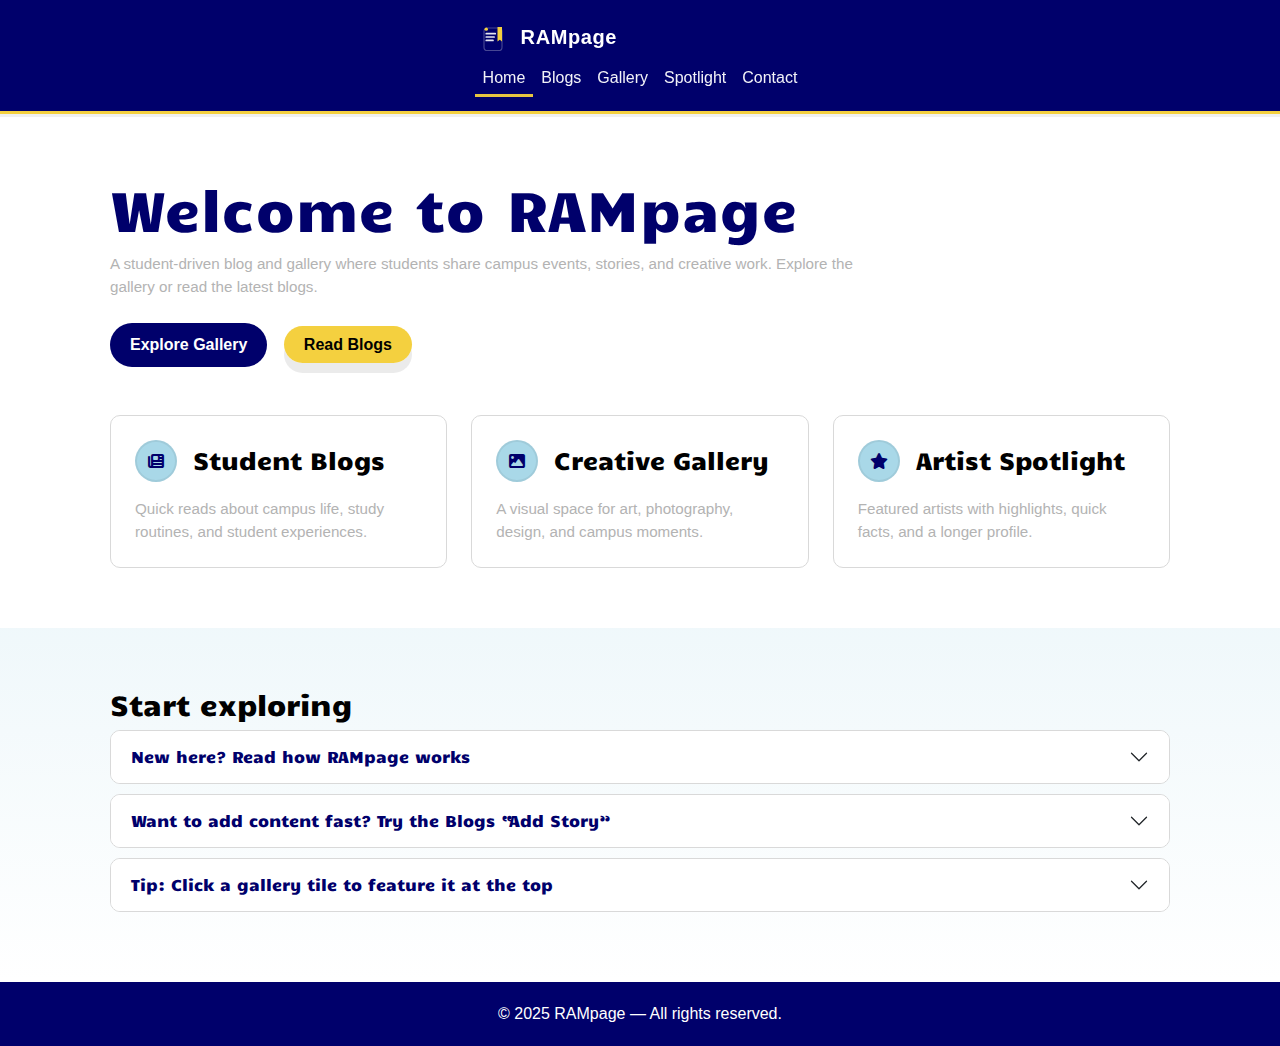
<file: index.html>
<!DOCTYPE html>
<html lang="en">
<head>
  <meta charset="utf-8" />
  <meta name="viewport" content="width=device-width,initial-scale=1" />
  <meta name="description" content="RAMpage — a student-driven blog and gallery for campus stories and creative work." />
  <title>Home | RAMpage</title>

  <link href="https://cdn.jsdelivr.net/npm/bootstrap@5.3.2/dist/css/bootstrap.min.css" rel="stylesheet">

  <link rel="stylesheet" href="https://cdnjs.cloudflare.com/ajax/libs/font-awesome/6.4.0/css/all.min.css">

  <link rel="stylesheet" href="styles.css">
</head>
<body>
  <a class="skip-link" href="#main-content">Skip to content</a>
<header>
  <nav class="navbar navbar-expand-lg" aria-label="Main navigation">
    <div class="container-fixed">
      <a class="navbar-brand" href="index.html">
        <img class="brand-logo" src="assets/logo.svg" alt="RAMpage logo" width="36" height="36">
        <span class="brand-text">RAMpage</span>
      </a>
      <button class="navbar-toggler" type="button" data-bs-toggle="collapse" data-bs-target="#navmenu" aria-controls="navmenu" aria-expanded="false" aria-label="Toggle navigation">
        <span class="navbar-toggler-icon" style="filter:invert(1)"></span>
      </button>

      <div class="collapse navbar-collapse" id="navmenu">
        <ul class="navbar-nav ms-auto">
          <li class="nav-item"><a class="nav-link active" href="index.html" aria-current="page">Home</a></li>
          <li class="nav-item"><a class="nav-link" href="blogs.html">Blogs</a></li>
          <li class="nav-item"><a class="nav-link" href="gallery.html">Gallery</a></li>
          <li class="nav-item"><a class="nav-link" href="spotlight.html">Spotlight</a></li>
          <li class="nav-item"><a class="nav-link" href="contact.html">Contact</a></li>
        </ul>
      </div>
    </div>
  </nav>
</header>
<main id="main-content">

  <section class="section">
    <div class="container-fixed">
      <h1 class="page-heading">Welcome to RAMpage</h1>
      <p class="text-muted-weak" style="max-width:760px;">
        A student-driven blog and gallery where students share campus events, stories, and creative work.
        Explore the gallery or read the latest blogs.
      </p>

      <div class="mtop-24">
        <a class="btn-primary-custom" href="gallery.html" data-bs-toggle="tooltip" title="Browse student artwork">Explore Gallery</a>
        <a class="btn-accent" href="blogs.html" style="margin-left:12px;" data-bs-toggle="tooltip" title="Read student-written posts">Read Blogs</a>
      </div>

      <div class="row g-4 mtop-24">
        <div class="col-md-4">
          <div class="card-clean p-4 h-100">
            <div class="d-flex align-items-center gap-3">
              <span class="icon-circle" aria-hidden="true"><i class="fa-solid fa-newspaper"></i></span>
              <h2 class="h4 mb-0">Student Blogs</h2>
            </div>
            <p class="text-muted-weak mt-3 mb-0">Quick reads about campus life, study routines, and student experiences.</p>
          </div>
        </div>

        <div class="col-md-4">
          <div class="card-clean p-4 h-100">
            <div class="d-flex align-items-center gap-3">
              <span class="icon-circle" aria-hidden="true"><i class="fa-solid fa-image"></i></span>
              <h2 class="h4 mb-0">Creative Gallery</h2>
            </div>
            <p class="text-muted-weak mt-3 mb-0">A visual space for art, photography, design, and campus moments.</p>
          </div>
        </div>

        <div class="col-md-4">
          <div class="card-clean p-4 h-100">
            <div class="d-flex align-items-center gap-3">
              <span class="icon-circle" aria-hidden="true"><i class="fa-solid fa-star"></i></span>
              <h2 class="h4 mb-0">Artist Spotlight</h2>
            </div>
            <p class="text-muted-weak mt-3 mb-0">Featured artists with highlights, quick facts, and a longer profile.</p>
          </div>
        </div>
      </div>
    </div>
  </section>

  <section class="section section-soft">
    <div class="container-fixed">
      <h2 class="h3">Start exploring</h2>

      <div class="accordion accordion-clean" id="homeAccordion">
        <div class="accordion-item">
          <h3 class="accordion-header" id="accOneHeading">
            <button class="accordion-button collapsed" type="button" data-bs-toggle="collapse" data-bs-target="#accOne" aria-expanded="false" aria-controls="accOne">
              New here? Read how RAMpage works
            </button>
          </h3>
          <div id="accOne" class="accordion-collapse collapse" aria-labelledby="accOneHeading" data-bs-parent="#homeAccordion">
            <div class="accordion-body">
              RAMpage is organized into Blogs, Gallery, and Spotlight. Each page uses Bootstrap layout,
              custom CSS styling, and jQuery-powered interactions.
            </div>
          </div>
        </div>

        <div class="accordion-item">
          <h3 class="accordion-header" id="accTwoHeading">
            <button class="accordion-button collapsed" type="button" data-bs-toggle="collapse" data-bs-target="#accTwo" aria-expanded="false" aria-controls="accTwo">
              Want to add content fast? Try the Blogs “Add Story”
            </button>
          </h3>
          <div id="accTwo" class="accordion-collapse collapse" aria-labelledby="accTwoHeading" data-bs-parent="#homeAccordion">
            <div class="accordion-body">
              The Blogs page includes a gold “Add Story” button that opens a Bootstrap Modal. When you post,
              the page uses jQuery <code>.val()</code> / <code>.text()</code> (get+set), plus <code>.prepend()</code>
              to add your story card instantly.
            </div>
          </div>
        </div>

        <div class="accordion-item">
          <h3 class="accordion-header" id="accThreeHeading">
            <button class="accordion-button collapsed" type="button" data-bs-toggle="collapse" data-bs-target="#accThree" aria-expanded="false" aria-controls="accThree">
              Tip: Click a gallery tile to feature it at the top
            </button>
          </h3>
          <div id="accThree" class="accordion-collapse collapse" aria-labelledby="accThreeHeading" data-bs-parent="#homeAccordion">
            <div class="accordion-body">
              The Gallery page uses a Bootstrap Modal and jQuery <code>.text()</code>, <code>.attr()</code>,
              and <code>.html()</code> to preview and feature items.
            </div>
          </div>
        </div>
      </div>

    </div>
  </section>

</main>
  <footer class="site-footer">© 2025 RAMpage — All rights reserved.</footer>

  <button id="backToTop" class="back-to-top" type="button" aria-label="Back to top">
    <i class="fa-solid fa-arrow-up" aria-hidden="true"></i>
  </button>

  <script src="https://code.jquery.com/jquery-3.7.1.min.js"></script>
  <script src="https://cdn.jsdelivr.net/npm/bootstrap@5.3.2/dist/js/bootstrap.bundle.min.js"></script>
  <script src="app.js"></script>
</body>
</html>
</file>
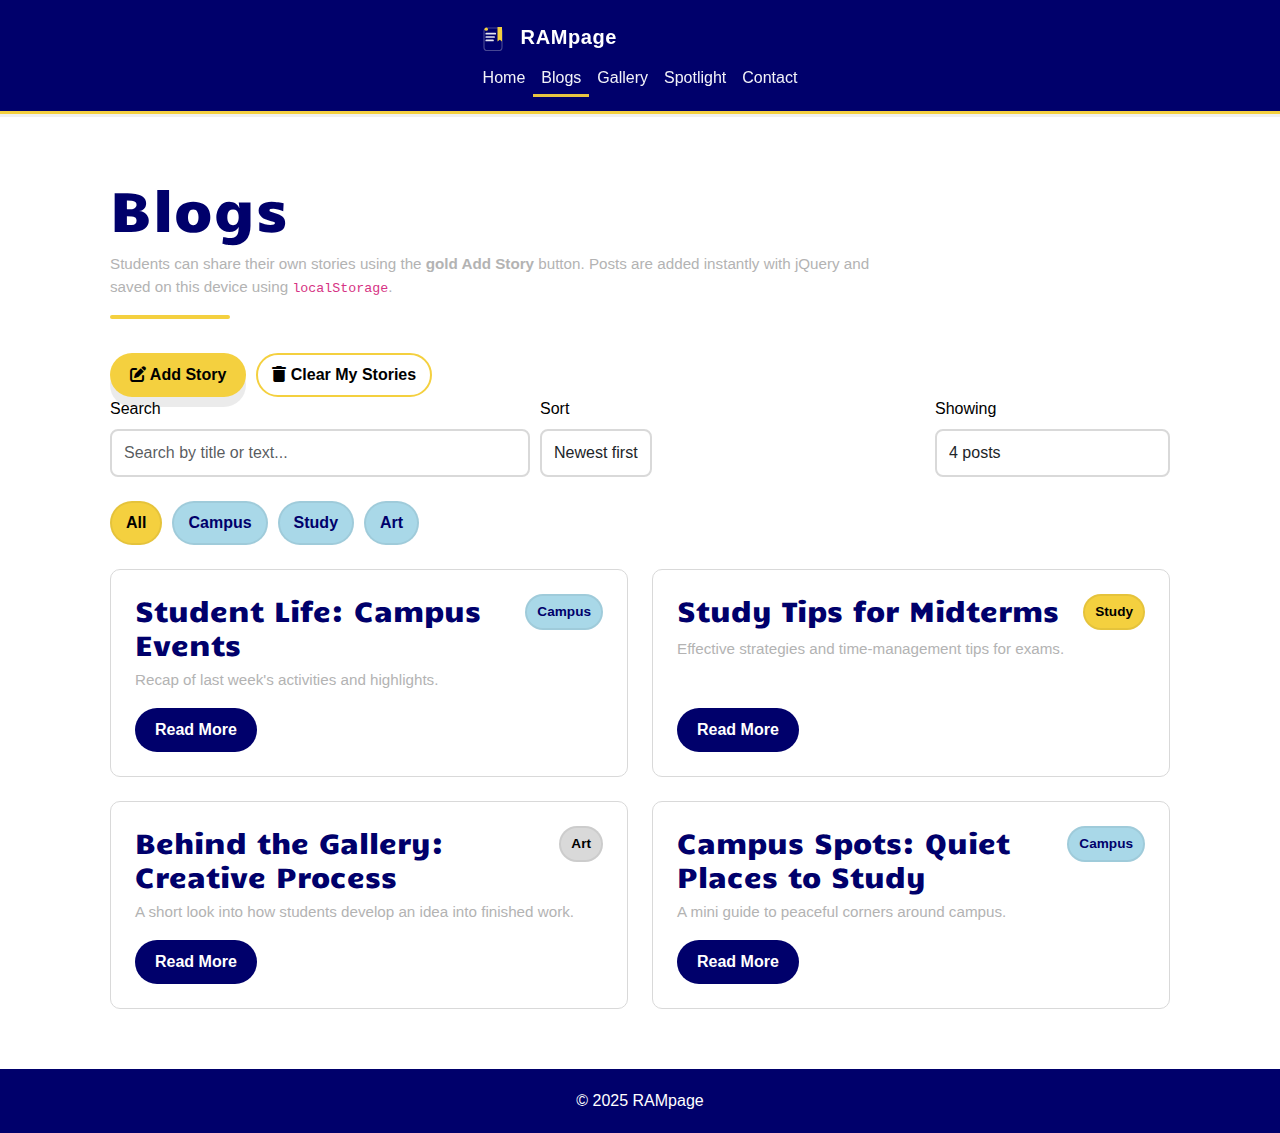
<file: blogs.html>
<!DOCTYPE html>
<html lang="en">
<head>
  <meta charset="utf-8" />
  <meta name="viewport" content="width=device-width,initial-scale=1" />
  <meta name="description" content="RAMpage — a student-driven blog and gallery for campus stories and creative work." />
  <title>Blogs | RAMpage</title>

  <link href="https://cdn.jsdelivr.net/npm/bootstrap@5.3.2/dist/css/bootstrap.min.css" rel="stylesheet">

  <link rel="stylesheet" href="https://cdnjs.cloudflare.com/ajax/libs/font-awesome/6.4.0/css/all.min.css">

  <link rel="stylesheet" href="styles.css">
</head>
<body>
  <a class="skip-link" href="#main-content">Skip to content</a>
<header>
  <nav class="navbar navbar-expand-lg" aria-label="Main navigation">
    <div class="container-fixed">
      <a class="navbar-brand" href="index.html">
        <img class="brand-logo" src="assets/logo.svg" alt="RAMpage logo" width="36" height="36">
        <span class="brand-text">RAMpage</span>
      </a>
      <button class="navbar-toggler" type="button" data-bs-toggle="collapse" data-bs-target="#navmenu" aria-controls="navmenu" aria-expanded="false" aria-label="Toggle navigation">
        <span class="navbar-toggler-icon" style="filter:invert(1)"></span>
      </button>

      <div class="collapse navbar-collapse" id="navmenu">
        <ul class="navbar-nav ms-auto">
          <li class="nav-item"><a class="nav-link" href="index.html">Home</a></li>
          <li class="nav-item"><a class="nav-link active" href="blogs.html" aria-current="page">Blogs</a></li>
          <li class="nav-item"><a class="nav-link" href="gallery.html">Gallery</a></li>
          <li class="nav-item"><a class="nav-link" href="spotlight.html">Spotlight</a></li>
          <li class="nav-item"><a class="nav-link" href="contact.html">Contact</a></li>
        </ul>
      </div>
    </div>
  </nav>
</header>
<main id="main-content" class="section">
  <div class="container-fixed">
    <div class="d-flex flex-wrap justify-content-between align-items-start gap-3">
      <div>
        <h1 class="page-heading">Blogs</h1>
        <p class="text-muted-weak" style="max-width:760px;">
          Students can share their own stories using the <strong>gold Add Story</strong> button.
          Posts are added instantly with jQuery and saved on this device using <code>localStorage</code>.
        </p>
        <div class="accent-divider" aria-hidden="true"></div>
      </div>

      <div class="story-actions" aria-label="Blog actions">
        <button class="btn-accent" type="button" data-bs-toggle="modal" data-bs-target="#storyModal">
          <i class="fa-solid fa-pen-to-square" aria-hidden="true"></i> Add Story
        </button>
        <button class="btn-gold-outline" type="button" id="clearSavedStories" title="Removes stories saved on this device">
          <i class="fa-solid fa-trash" aria-hidden="true"></i> Clear My Stories
        </button>
      </div>
    </div>

    <div class="search-wrap mb-4" aria-label="Search blog posts">
      <div class="search-input">
        <label class="form-label" for="blogSearch">Search</label>
        <input id="blogSearch" type="search" class="form-control" placeholder="Search by title or text...">
      </div>
      <div>
        <label class="form-label" for="blogSort">Sort</label>
        <select id="blogSort" class="form-control">
          <option value="newest" selected>Newest first</option>
          <option value="oldest">Oldest first</option>
        </select>
      </div>
      <div class="ms-auto" style="min-width:180px;">
        <label class="form-label" for="blogCount">Showing</label>
        <input id="blogCount" class="form-control" type="text" value="0 posts" readonly>
      </div>
    </div>

    <div class="filter-row mb-4" aria-label="Filter blog posts">
      <button class="filter-chip js-blog-filter active" type="button" data-category="all">All</button>
      <button class="filter-chip js-blog-filter" type="button" data-category="campus">Campus</button>
      <button class="filter-chip js-blog-filter" type="button" data-category="study">Study</button>
      <button class="filter-chip js-blog-filter" type="button" data-category="art">Art</button>
    </div>

    <div class="row g-4" id="blogList">

      <div class="col-md-6 blog-card" data-category="campus">
        <article class="card-clean p-4 h-100 d-flex flex-column">
          <div class="d-flex justify-content-between align-items-start gap-3">
            <h3 class="mb-0">Student Life: Campus Events</h3>
            <span class="badge-pill badge-campus">Campus</span>
          </div>

          <p class="text-muted-weak mt-2 mb-3">
            Recap of last week's activities and highlights.
          </p>

          <div class="mt-auto">
            <button class="btn-primary-custom" type="button"
              data-bs-toggle="collapse" data-bs-target="#blog1"
              aria-expanded="false" aria-controls="blog1"
              data-label-show="Read More" data-label-hide="Show Less">
              Read More
            </button>
          </div>

          <div class="collapse mt-3" id="blog1">
            <p class="mb-0">
              Highlights can include student org fairs, open mic nights, sports games, and volunteer drives.
              Add photos or short quotes from attendees to make posts feel more “real.”
            </p>
          </div>
        </article>
      </div>

      <div class="col-md-6 blog-card" data-category="study">
        <article class="card-clean p-4 h-100 d-flex flex-column">
          <div class="d-flex justify-content-between align-items-start gap-3">
            <h3 class="mb-0">Study Tips for Midterms</h3>
            <span class="badge-pill badge-study">Study</span>
          </div>

          <p class="text-muted-weak mt-2 mb-3">
            Effective strategies and time-management tips for exams.
          </p>

          <div class="mt-auto">
            <button class="btn-primary-custom" type="button"
              data-bs-toggle="collapse" data-bs-target="#blog2"
              aria-expanded="false" aria-controls="blog2"
              data-label-show="Read More" data-label-hide="Show Less">
              Read More
            </button>
          </div>

          <div class="collapse mt-3" id="blog2">
            <ul class="mb-0">
              <li>Use a weekly plan and block time for review.</li>
              <li>Practice active recall (flashcards / quizzes).</li>
              <li>Study in short focused sessions with breaks.</li>
              <li>Ask a friend to test you for key concepts.</li>
            </ul>
          </div>
        </article>
      </div>

      <div class="col-md-6 blog-card" data-category="art">
        <article class="card-clean p-4 h-100 d-flex flex-column">
          <div class="d-flex justify-content-between align-items-start gap-3">
            <h3 class="mb-0">Behind the Gallery: Creative Process</h3>
            <span class="badge-pill badge-art">Art</span>
          </div>

          <p class="text-muted-weak mt-2 mb-3">
            A short look into how students develop an idea into finished work.
          </p>

          <div class="mt-auto">
            <button class="btn-primary-custom" type="button"
              data-bs-toggle="collapse" data-bs-target="#blog3"
              aria-expanded="false" aria-controls="blog3"
              data-label-show="Read More" data-label-hide="Show Less">
              Read More
            </button>
          </div>

          <div class="collapse mt-3" id="blog3">
            <p class="mb-0">
              Draft → feedback → refine → publish. Consider showing sketches, iterations, and what changed
              after critique. This makes the final piece more meaningful.
            </p>
          </div>
        </article>
      </div>

      <div class="col-md-6 blog-card" data-category="campus">
        <article class="card-clean p-4 h-100 d-flex flex-column">
          <div class="d-flex justify-content-between align-items-start gap-3">
            <h3 class="mb-0">Campus Spots: Quiet Places to Study</h3>
            <span class="badge-pill badge-campus">Campus</span>
          </div>

          <p class="text-muted-weak mt-2 mb-3">
            A mini guide to peaceful corners around campus.
          </p>

          <div class="mt-auto">
            <button class="btn-primary-custom" type="button"
              data-bs-toggle="collapse" data-bs-target="#blog4"
              aria-expanded="false" aria-controls="blog4"
              data-label-show="Read More" data-label-hide="Show Less">
              Read More
            </button>
          </div>

          <div class="collapse mt-3" id="blog4">
            <p class="mb-0">
              Try the library upper floors, early morning campus lounges, or shaded outdoor benches.
              Add a “noise level” rating and best time to visit.
            </p>
          </div>
        </article>
      </div>

    </div>
  </div>
</main>

  <div class="modal fade modal-clean" id="storyModal" tabindex="-1" aria-labelledby="storyModalLabel" aria-hidden="true">
    <div class="modal-dialog modal-lg modal-dialog-centered">
      <div class="modal-content">
        <div class="modal-header">
          <h2 class="modal-title h5" id="storyModalLabel">Share your story</h2>
          <button type="button" class="btn-close" data-bs-dismiss="modal" aria-label="Close"></button>
        </div>
        <div class="modal-body">
          <p class="text-muted-weak">
            This is a front-end demo: your story is stored in your browser using <code>localStorage</code>.
          </p>

          <form id="storyForm" class="row g-3 needs-validation" novalidate>
            <div class="col-md-6">
              <label for="storyTitle" class="form-label">Title</label>
              <input id="storyTitle" type="text" class="form-control" placeholder="My best day on campus" required>
              <div class="invalid-feedback">Please add a title.</div>
            </div>

            <div class="col-md-3">
              <label for="storyCategory" class="form-label">Category</label>
              <select id="storyCategory" class="form-control" required>
                <option value="campus" selected>Campus</option>
                <option value="study">Study</option>
                <option value="art">Art</option>
              </select>
              <div class="invalid-feedback">Please choose a category.</div>
            </div>

            <div class="col-md-3">
              <label for="storyAuthor" class="form-label">Author</label>
              <input id="storyAuthor" type="text" class="form-control" placeholder="Your name" required>
              <div class="invalid-feedback">Please add an author name.</div>
            </div>

            <div class="col-12">
              <label for="storyImage" class="form-label">Optional image URL</label>
              <input id="storyImage" type="url" class="form-control" placeholder="https://...">
              <div class="form-text">Tip: you can paste an image link from the internet or your school portal.</div>
            </div>

            <div class="col-12">
              <label for="storyBody" class="form-label">Story</label>
              <textarea id="storyBody" class="form-control" rows="6" placeholder="Write your story here..." required></textarea>
              <div class="d-flex justify-content-between mt-1">
                <small class="text-muted-weak">Preview updates as you type.</small>
                <small class="text-muted-weak"><span id="storyChars">0</span> chars</small>
              </div>
              <div class="invalid-feedback">Please write your story.</div>
            </div>

            <div class="col-12">
              <div class="card-clean p-3" style="background: rgba(244,208,63,0.10);">
                <div class="story-meta mb-1">Live preview</div>
                <h3 class="h5" id="storyPreviewTitle" style="margin-bottom:6px;">Your title</h3>
                <div class="story-meta" id="storyPreviewMeta">By you • Today</div>
                <div class="mt-2" id="storyPreviewText">Your story preview will appear here...</div>
              </div>
            </div>

            <div class="col-12 d-flex gap-2 flex-wrap">
              <button class="btn-accent" type="submit">
                <i class="fa-solid fa-paper-plane" aria-hidden="true"></i> Post Story
              </button>
              <button class="btn-outline-neutral" type="button" id="fillStoryDemo">
                Fill Demo
              </button>
            </div>
          </form>
        </div>
      </div>
    </div>
  </div>

  <div class="toast-container position-fixed bottom-0 end-0 p-3">
    <div id="blogToast" class="toast toast-clean" role="status" aria-live="polite" aria-atomic="true">
      <div class="toast-header">
        <strong class="me-auto">RAMpage</strong>
        <button type="button" class="btn-close" data-bs-dismiss="toast" aria-label="Close"></button>
      </div>
      <div class="toast-body">Story posted! Scroll up to see your new card.</div>
    </div>
  </div>

  <footer class="site-footer">© 2025 RAMpage</footer>

  <button id="backToTop" class="back-to-top" type="button" aria-label="Back to top">
    <i class="fa-solid fa-arrow-up" aria-hidden="true"></i>
  </button>

  <script src="https://code.jquery.com/jquery-3.7.1.min.js"></script>
  <script src="https://cdn.jsdelivr.net/npm/bootstrap@5.3.2/dist/js/bootstrap.bundle.min.js"></script>
  <script src="app.js"></script>
</body>
</html>
</file>
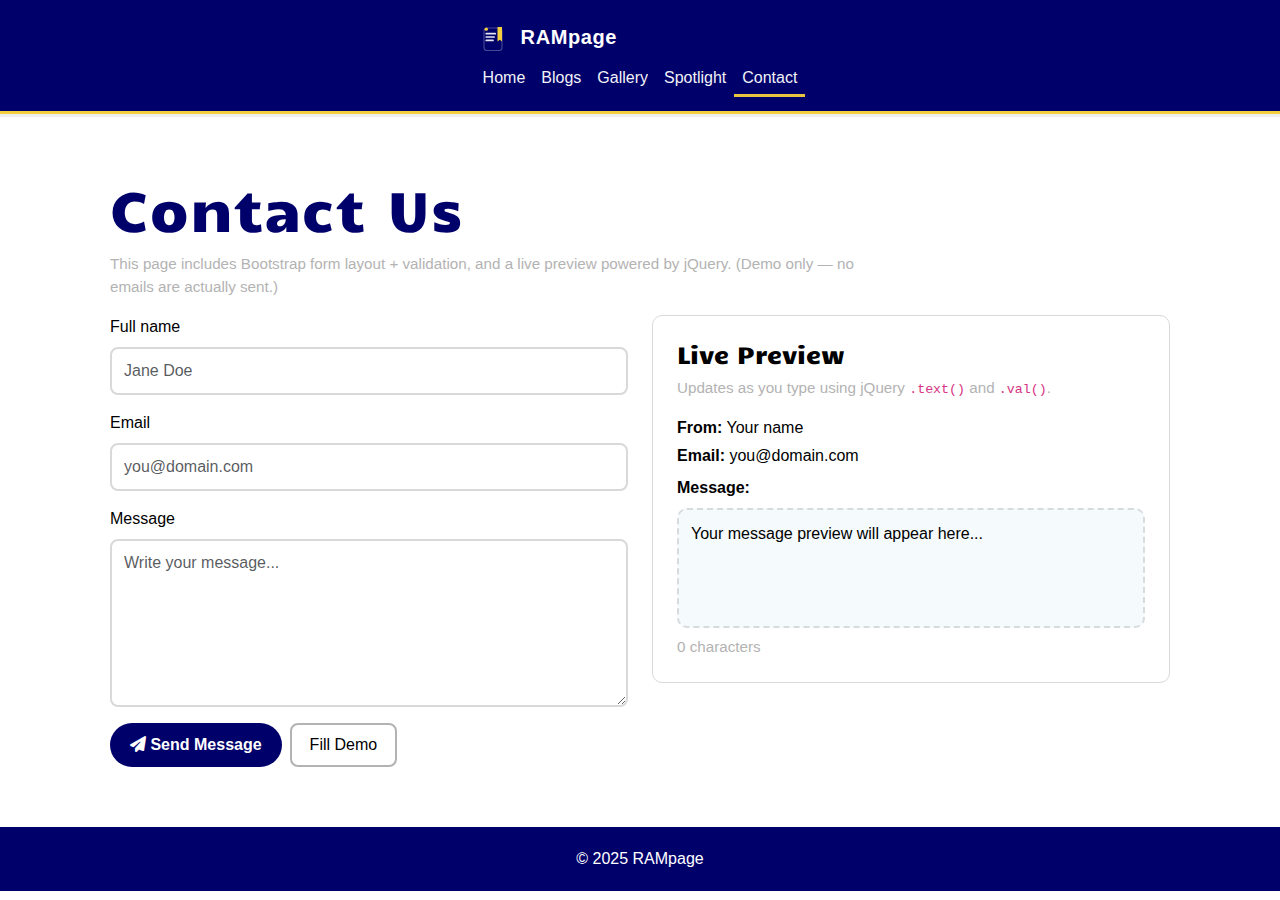
<file: contact.html>
<!DOCTYPE html>
<html lang="en">
<head>
  <meta charset="utf-8" />
  <meta name="viewport" content="width=device-width,initial-scale=1" />
  <meta name="description" content="RAMpage — a student-driven blog and gallery for campus stories and creative work." />
  <title>Contact | RAMpage</title>

  <link href="https://cdn.jsdelivr.net/npm/bootstrap@5.3.2/dist/css/bootstrap.min.css" rel="stylesheet">

  <link rel="stylesheet" href="https://cdnjs.cloudflare.com/ajax/libs/font-awesome/6.4.0/css/all.min.css">

  <link rel="stylesheet" href="styles.css">
</head>
<body>
  <a class="skip-link" href="#main-content">Skip to content</a>
<header>
  <nav class="navbar navbar-expand-lg" aria-label="Main navigation">
    <div class="container-fixed">
      <a class="navbar-brand" href="index.html">
        <img class="brand-logo" src="assets/logo.svg" alt="RAMpage logo" width="36" height="36">
        <span class="brand-text">RAMpage</span>
      </a>
      <button class="navbar-toggler" type="button" data-bs-toggle="collapse" data-bs-target="#navmenu" aria-controls="navmenu" aria-expanded="false" aria-label="Toggle navigation">
        <span class="navbar-toggler-icon" style="filter:invert(1)"></span>
      </button>

      <div class="collapse navbar-collapse" id="navmenu">
        <ul class="navbar-nav ms-auto">
          <li class="nav-item"><a class="nav-link" href="index.html">Home</a></li>
          <li class="nav-item"><a class="nav-link" href="blogs.html">Blogs</a></li>
          <li class="nav-item"><a class="nav-link" href="gallery.html">Gallery</a></li>
          <li class="nav-item"><a class="nav-link" href="spotlight.html">Spotlight</a></li>
          <li class="nav-item"><a class="nav-link active" href="contact.html" aria-current="page">Contact</a></li>
        </ul>
      </div>
    </div>
  </nav>
</header>
<main id="main-content" class="section">
  <div class="container-fixed">
    <h1 class="page-heading">Contact Us</h1>
    <p class="text-muted-weak" style="max-width:760px;">
      This page includes Bootstrap form layout + validation, and a live preview powered by jQuery.
      (Demo only — no emails are actually sent.)
    </p>

    <div class="row g-4">
      <div class="col-md-6">
        <form id="contactForm" class="needs-validation" novalidate>
          <div class="mb-3">
            <label for="fullName" class="form-label">Full name</label>
            <input id="fullName" type="text" class="form-control" placeholder="Jane Doe" required>
            <div class="invalid-feedback">Please enter your name.</div>
          </div>

          <div class="mb-3">
            <label for="emailAddress" class="form-label">Email</label>
            <input id="emailAddress" type="email" class="form-control" placeholder="you@domain.com" required>
            <div class="invalid-feedback">Please enter a valid email address.</div>
          </div>

          <div class="mb-3">
            <label for="messageBody" class="form-label">Message</label>
            <textarea id="messageBody" class="form-control" rows="6" placeholder="Write your message..." required></textarea>
            <div class="invalid-feedback">Please enter a message.</div>
          </div>

          <div class="d-flex gap-2 flex-wrap">
            <button class="btn-primary-custom" type="submit">
              <i class="fa-solid fa-paper-plane" aria-hidden="true"></i> Send Message
            </button>
            <button class="btn-outline-neutral" type="button" id="fillDemo">Fill Demo</button>
          </div>
        </form>
      </div>

      <aside class="col-md-6">
        <div class="card-clean p-4">
          <h2 class="h4">Live Preview</h2>
          <p class="text-muted-weak mb-3">Updates as you type using jQuery <code>.text()</code> and <code>.val()</code>.</p>

          <p class="mb-1"><strong>From:</strong> <span id="previewName">Your name</span></p>
          <p class="mb-2"><strong>Email:</strong> <span id="previewEmail">you@domain.com</span></p>

          <p class="mb-2"><strong>Message:</strong></p>
          <div class="preview-box" id="previewMessage">Your message preview will appear here...</div>

          <p class="text-muted-weak mt-2 mb-0"><span id="messageCount">0</span> characters</p>
        </div>
      </aside>
    </div>
  </div>

  <div class="toast-container position-fixed bottom-0 end-0 p-3">
    <div id="contactToast" class="toast toast-clean" role="alert" aria-live="polite" aria-atomic="true">
      <div class="toast-header">
        <strong class="me-auto">RAMpage</strong>
        <small>Just now</small>
        <button type="button" class="btn-close" data-bs-dismiss="toast" aria-label="Close"></button>
      </div>
      <div class="toast-body">
        Message sent! (Demo only)
      </div>
    </div>
  </div>

</main>
  <footer class="site-footer">© 2025 RAMpage</footer>

  <button id="backToTop" class="back-to-top" type="button" aria-label="Back to top">
    <i class="fa-solid fa-arrow-up" aria-hidden="true"></i>
  </button>

  <script src="https://code.jquery.com/jquery-3.7.1.min.js"></script>
  <script src="https://cdn.jsdelivr.net/npm/bootstrap@5.3.2/dist/js/bootstrap.bundle.min.js"></script>
  <script src="app.js"></script>
</body>
</html>
</file>
<file: styles.css>
@import url('https://fonts.googleapis.com/css2?family=Candal&display=swap');

:root{
  --primary: #00006B;
  --secondary: #A9D8E8;
  --accent: #F4D03F;
  --black: #000000;
  --white: #FFFFFF;
  --dark: #B3B3B3;
  --light: #D9D9D9;
  --max-width: 1100px;
}

* { box-sizing: border-box; }
html,body { height:100%; margin:0; font-family: "Calibri", "Arial", sans-serif; background:var(--white); color:var(--black); -webkit-font-smoothing:antialiased; -moz-osx-font-smoothing:grayscale; }
a { text-decoration: none; }

h1,h2,h3,h4,h5 { font-family: "Candal", "Calibri", "Arial", sans-serif; color:var(--primary); margin:0 0 12px 0; }

.container-fixed { max-width:var(--max-width); margin:0 auto; padding:0 20px; }

.navbar {
  background: var(--primary);
  padding: 14px 0;
  box-shadow: 0 3px 0 rgba(0,0,0,0.06);
  border-bottom: 3px solid var(--accent);
  position: sticky;
  top: 0;
  z-index: 1030;
}
.navbar .navbar-brand { color:var(--white) !important; font-weight:700; letter-spacing:0.6px; display:flex; align-items:center; gap:10px; }
.brand-logo{ width:36px; height:36px; display:block; }
.brand-text{ display:inline-block; line-height:1; }
.navbar .nav-link { color:var(--white) !important; opacity:0.95; padding:6px 10px; }
.navbar .nav-link:hover { color:var(--accent) !important; }
.navbar .nav-link.active { border-bottom:3px solid var(--accent); padding-bottom:4px; }

.section { padding:60px 0; }

.btn-primary-custom {
  background: var(--primary);
  color: var(--white);
  border: none;
  padding: 10px 20px;
  border-radius: 24px;
  font-weight:700;
  display:inline-block;
  text-decoration:none;
}
.btn-primary-custom:hover { filter:brightness(1.05); color:var(--white); }

.btn-accent {
  background: var(--accent);
  color: var(--black);
  border: none;
  padding: 10px 20px;
  border-radius: 24px;
  font-weight:700;
  box-shadow: 0 10px 0 rgba(0,0,0,0.08);
}
.btn-accent:hover{ filter:brightness(1.02); color:var(--black); }
.btn-accent:focus{ outline: 4px solid rgba(244,208,63,0.55); outline-offset: 2px; }
.btn-accent:focus{ outline: 4px solid rgba(244,208,63,0.55); outline-offset:2px; }
.btn-outline-neutral {
  background: transparent;
  color: var(--black);
  border: 2px solid var(--dark);
  padding: 8px 18px;
  border-radius: 8px;
}
.btn-outline-neutral:hover{ border-color: var(--accent); box-shadow: 0 6px 0 rgba(0,0,0,0.06); }

.card-clean { background:var(--white); border-radius:10px; border:1px solid var(--light); overflow:hidden; }

.form-control { border:2px solid var(--light); border-radius:8px; padding:10px 12px; }
.form-control:focus { outline:none; border-color:var(--primary); box-shadow:none; }

footer.site-footer { background:var(--primary); color:var(--white); padding:20px 0; text-align:center; }


.gallery-canvas {
  background: linear-gradient(180deg, rgba(0,0,0,0.02), rgba(0,0,0,0.02));
  padding:40px 0 60px 0;
}

.gallery-wrapper { max-width:900px; margin:0 auto; padding:0 18px; }

.page-heading {
  font-size:56px;
  letter-spacing:1px;
  color:var(--primary);
  margin-bottom:12px;
}

.hr-thin { height:4px; background: linear-gradient(90deg, rgba(169,216,232,0.9), rgba(244,208,63,0.9)); border-radius:4px; margin:12px 0 22px 0; }

.gallery-hero {
  height: 200px;
  border-radius: 12px;
  background: var(--light);
  border: 6px solid rgba(0,0,0,0.03);
  box-shadow: 0 8px 0 rgba(0,0,0,0.06);
  margin-bottom:20px;
  overflow:hidden;
}

.gallery-grid {
  display:grid;
  grid-template-columns: repeat(3, 1fr);
  gap:18px;
  margin-top:4px;
}

.gallery-tile {
  background: var(--light);
  border-radius:12px;
  height:120px;
  border:6px solid rgba(0,0,0,0.04);
  box-shadow: 0 6px 0 rgba(0,0,0,0.05);
  overflow:hidden;
}

.hr-subtle { height:3px; background: rgba(0,0,0,0.06); border-radius:3px; margin-top:12px; }
.gallery-bottom-band {
  height:80px;
  border-radius:8px;
  background: var(--light);
  margin-top:20px;
}

@media (max-width: 992px) {
  .gallery-grid { grid-template-columns: repeat(2, 1fr); }
  .page-heading { font-size:44px; }
  .gallery-hero { height:170px; }
}
@media (max-width: 576px) {
  .gallery-grid { grid-template-columns: 1fr; }
  .page-heading { font-size:36px; }
  .gallery-hero { height:140px; border-radius:10px; }
  .gallery-tile { height:96px; }
}

.text-muted-weak { color:var(--dark); font-size:0.95rem; }
.mtop-24 { margin-top:24px; }
.center { text-align:center; }

.skip-link{
  position:absolute;
  left:-999px;
  top:10px;
  background:var(--accent);
  color:var(--black);
  padding:10px 14px;
  border-radius:10px;
  z-index:9999;
  font-weight:700;
}
.skip-link:focus{ left:10px; }

.icon-circle{
  width:42px;
  height:42px;
  border-radius:50%;
  display:inline-flex;
  align-items:center;
  justify-content:center;
  background:var(--secondary);
  color:var(--primary);
  flex:0 0 auto;
  border:2px solid rgba(0,0,0,0.06);
}

.section-soft{
  background: linear-gradient(180deg, rgba(169,216,232,0.18), rgba(0,0,0,0.0));
}

.back-to-top{
  position:fixed;
  right:18px;
  bottom:18px;
  width:44px;
  height:44px;
  border-radius:999px;
  background:var(--accent);
  color:var(--black);
  font-weight:900;
  box-shadow: 0 10px 0 rgba(0,0,0,0.08);
  display:flex;
  align-items:center;
  justify-content:center;
  opacity:0;
  pointer-events:none;
  transform: translateY(10px);
  transition: opacity 140ms ease, transform 140ms ease;
}
.back-to-top.show{
  opacity:1;
  pointer-events:auto;
  transform: translateY(0);
}
.back-to-top:focus{ outline:3px solid rgba(0,0,0,0.18); outline-offset:2px; }

.filter-row{
  display:flex;
  gap:10px;
  flex-wrap:wrap;
}
.filter-chip{
  background: var(--secondary);
  color: var(--primary);
  border: 2px solid rgba(0,0,0,0.06);
  padding: 8px 14px;
  border-radius: 999px;
  font-weight:700;
}
.filter-chip.active{
  background: var(--accent);
  color: var(--black);
}

.search-wrap{
  display:flex;
  gap:10px;
  flex-wrap:wrap;
  align-items:center;
}
.search-input{
  max-width: 420px;
}
.story-meta{
  font-size:0.88rem;
  color: var(--dark);
}
.icon-btn{
  background: transparent;
  border: 2px solid rgba(0,0,0,0.10);
  border-radius: 999px;
  padding: 6px 10px;
  font-weight:800;
}
.icon-btn:hover{ border-color: var(--accent); }
.icon-btn.is-liked{
  background: rgba(244,208,63,0.18);
  border-color: rgba(244,208,63,0.65);
}

.modal-clean .modal-footer{
  background: rgba(244,208,63,0.08);
}

.badge-pill{
  display:inline-block;
  padding:6px 10px;
  border-radius:999px;
  font-size:0.85rem;
  font-weight:800;
  border:2px solid rgba(0,0,0,0.06);
  white-space:nowrap;
}
.badge-campus{ background:var(--secondary); color:var(--primary); }
.badge-study{ background:var(--accent); color:var(--black); }
.badge-art{ background:var(--light); color:var(--black); }

.accordion-clean .accordion-item{
  border: 1px solid var(--light);
  border-radius: 10px;
  overflow:hidden;
  margin-bottom:10px;
}
.accordion-clean .accordion-button{
  font-family: "Candal", "Calibri", "Arial", sans-serif;
  color: var(--primary);
  background: var(--white);
  box-shadow:none;
}
.accordion-clean .accordion-button:not(.collapsed){
  background: rgba(169,216,232,0.18);
}
.accordion-clean .accordion-body{
  background: var(--white);
}

.gallery-tile-btn{
  padding:0;
  background:transparent;
  appearance:none;
  -webkit-appearance:none;
  width:100%;
  text-align:left;
  position:relative;
  cursor:pointer;
}
.gallery-tile-btn .gallery-tile-label{
  position:absolute;
  left:10px;
  bottom:10px;
  background: rgba(0,0,0,0.55);
  color: var(--white);
  padding:6px 10px;
  border-radius:10px;
  font-weight:800;
  letter-spacing:0.3px;
}
.gallery-tile-btn:focus{
  outline: 4px solid rgba(244,208,63,0.55);
  outline-offset: 2px;
}
.gallery-tile.is-selected{
  border-color: rgba(244,208,63,0.85);
}

.gallery-hero .gallery-hero-inner{
  height:100%;
  display:flex;
  align-items:center;
  justify-content:center;
  padding:14px;
  text-align:center;
}

.modal-clean .modal-content{
  border-radius: 14px;
  border: 1px solid var(--light);
}
.modal-clean .modal-header{
  background: var(--primary);
  color: var(--white);
}
.modal-clean .modal-header .btn-close{
  filter: invert(1);
}

.is-highlight{
  background: rgba(244,208,63,0.18) !important;
  border-color: rgba(244,208,63,0.55) !important;
}

.preview-box{
  background: rgba(169,216,232,0.12);
  border: 2px dashed rgba(0,0,0,0.12);
  border-radius: 10px;
  padding: 12px;
  min-height: 120px;
  white-space: pre-wrap;
}

.toast-clean{
  border: 1px solid var(--light);
}
.toast-clean .toast-header{
  background: var(--primary);
  color: var(--white);
}
.toast-clean .toast-header .btn-close{
  filter: invert(1);
}


.accent-divider{
  height:4px;
  width: 120px;
  background: var(--accent);
  border-radius: 999px;
  margin: 12px 0 18px 0;
}

.search-wrap{
  display:flex;
  gap:10px;
  flex-wrap:wrap;
  align-items:center;
}
.search-input{
  flex:1 1 280px;
}

.story-meta{
  font-size:0.9rem;
  color: var(--dark);
}
.story-actions{
  display:flex;
  gap:10px;
  flex-wrap:wrap;
}
.btn-gold-outline{
  background: transparent;
  color: var(--black);
  border: 2px solid var(--accent);
  padding: 8px 14px;
  border-radius: 999px;
  font-weight: 800;
}
.btn-gold-outline:hover{ background: rgba(244,208,63,0.18); }

.like-btn{
  background: rgba(244,208,63,0.18);
  border: 2px solid rgba(244,208,63,0.55);
  color: var(--black);
  border-radius: 999px;
  padding: 6px 10px;
  font-weight: 900;
}
.like-btn.is-liked{
  background: var(--accent);
}



.spotlight-intro{
  background: linear-gradient(180deg, rgba(244,208,63,0.18), rgba(169,216,232,0.12));
  border: 2px solid rgba(244,208,63,0.35);
  border-radius: 14px;
  padding: 14px;
}

.spotlight-tag{
  display:inline-flex;
  align-items:center;
  gap:8px;
  background: rgba(244,208,63,0.20);
  border: 2px solid rgba(244,208,63,0.50);
  color: var(--black);
  padding: 7px 12px;
  border-radius: 999px;
  font-weight: 900;
}
.spotlight-tag.alt{
  background: rgba(169,216,232,0.25);
  border-color: rgba(0,0,0,0.08);
  color: var(--primary);
}

.achv-badge{
  display:inline-flex;
  align-items:center;
  gap:8px;
  background: var(--white);
  border: 2px solid rgba(244,208,63,0.35);
  border-radius: 999px;
  padding: 8px 12px;
  font-weight: 800;
}

.applause-btn{
  background: var(--accent);
  color: var(--black);
  border: none;
  padding: 10px 18px;
  border-radius: 999px;
  font-weight: 900;
  box-shadow: 0 10px 0 rgba(0,0,0,0.08);
}
.applause-btn:hover{ filter:brightness(1.02); }
.applause-btn:focus{ outline: 4px solid rgba(244,208,63,0.55); outline-offset: 2px; }

.stats-card{
  background: rgba(0,0,0,0.02);
  border: 2px solid rgba(244,208,63,0.28);
  border-radius: 14px;
  padding: 14px;
}
.stat-row{ display:flex; align-items:baseline; justify-content:space-between; padding: 8px 0; border-bottom: 1px solid rgba(0,0,0,0.06); }
.stat-row:last-child{ border-bottom:none; }
.stat-num{ font-family: "Candal", "Calibri", "Arial", sans-serif; font-size: 1.35rem; color: var(--primary); }
.stat-label{ color: var(--dark); font-weight:800; }

.student-card{
  height:100%;
  border-radius: 14px;
  border: 2px solid rgba(0,0,0,0.06);
  background: var(--white);
  position:relative;
  overflow:hidden;
  box-shadow: 0 10px 0 rgba(0,0,0,0.05);
  transition: transform 120ms ease, box-shadow 120ms ease, border-color 120ms ease;
}
.student-card:hover{
  transform: translateY(-2px);
  border-color: rgba(244,208,63,0.55);
  box-shadow: 0 12px 0 rgba(0,0,0,0.06);
}
.student-card .top-ribbon{
  position:absolute;
  top:12px;
  right:12px;
  background: rgba(244,208,63,0.95);
  color: var(--black);
  padding: 6px 10px;
  border-radius: 999px;
  font-weight: 900;
  border: 2px solid rgba(0,0,0,0.08);
}

.student-avatar{
  width: 54px;
  height: 54px;
  border-radius: 14px;
  background: rgba(169,216,232,0.25);
  border: 2px solid rgba(0,0,0,0.06);
  display:flex;
  align-items:center;
  justify-content:center;
  font-weight: 900;
  color: var(--primary);
  flex: 0 0 auto;
}

.profile-photo{
  min-height: 220px;
  background: rgba(0,0,0,0.03);
  border: 2px solid rgba(244,208,63,0.28);
  border-radius: 14px;
  box-shadow: 0 10px 0 rgba(0,0,0,0.05);
  overflow:hidden;
}

.sparkle{
  position:absolute;
  right: 18px;
  bottom: 12px;
  color: var(--accent);
  font-size: 1.15rem;
  font-weight: 900;
  pointer-events:none;
  animation: sparkleFloat 700ms ease forwards;
}
@keyframes sparkleFloat{
  from{ opacity: 0; transform: translateY(8px) scale(0.9); }
  30%{ opacity: 1; }
  to{ opacity: 0; transform: translateY(-18px) scale(1.06); }
}
</file>
